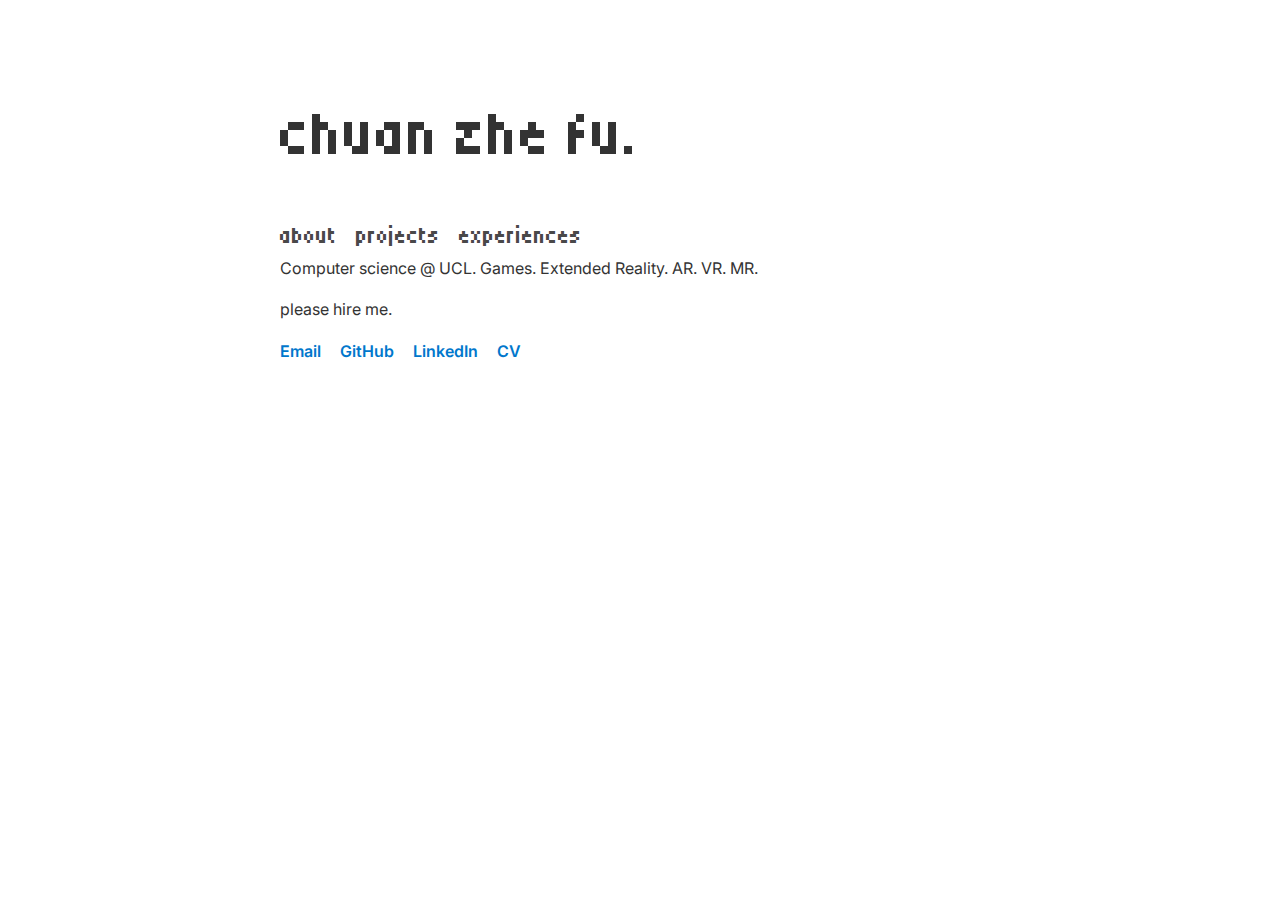
<file: index.html>
<!DOCTYPE html>
<html lang="en">
<link rel="icon" type="image/png" href="cutezhe.png">
<head>
  <meta charset="UTF-8" />
  <meta name="viewport" content="width=device-width, initial-scale=1" />
  <title>Chuan Zhe Fu Portfolio</title>

  <!-- Google Fonts: Tiny5 + Inter -->
  <link rel="preconnect" href="https://fonts.googleapis.com">
  <link rel="preconnect" href="https://fonts.gstatic.com" crossorigin>
  <link href="https://fonts.googleapis.com/css2?family=Inter:wght@400;600&family=Tiny5&display=swap" rel="stylesheet">

  <!-- External CSS -->
  <link rel="stylesheet" href="style.css" />
</head>
<body>
  <div class="container">
    <h1>chuan zhe fu.</h1>
    <div class="nav">
      <a href="about.html">about</a>
      <a href="projects.html">projects</a>
      <a href="experiences.html">experiences</a>
    </div>

    <p>Computer science @ UCL. Games. Extended Reality. AR. VR. MR.</p>

    <p>please hire me.</p>

    <div class="links">
      <a href="mailto:fuchuanzhe03@gmail.com">Email</a>
      <a href="https://github.com/fuchuanzhe" target="_blank">GitHub</a>
      <a href="https://linkedin.com/in/chuanzhefu" target="_blank">LinkedIn</a>
      <a href="Fu-Chuan-Zhe-CV-v4.1-blurred.pdf" target="_blank">CV</a>
    </div>
  </div>
</body>
</html>
</file>
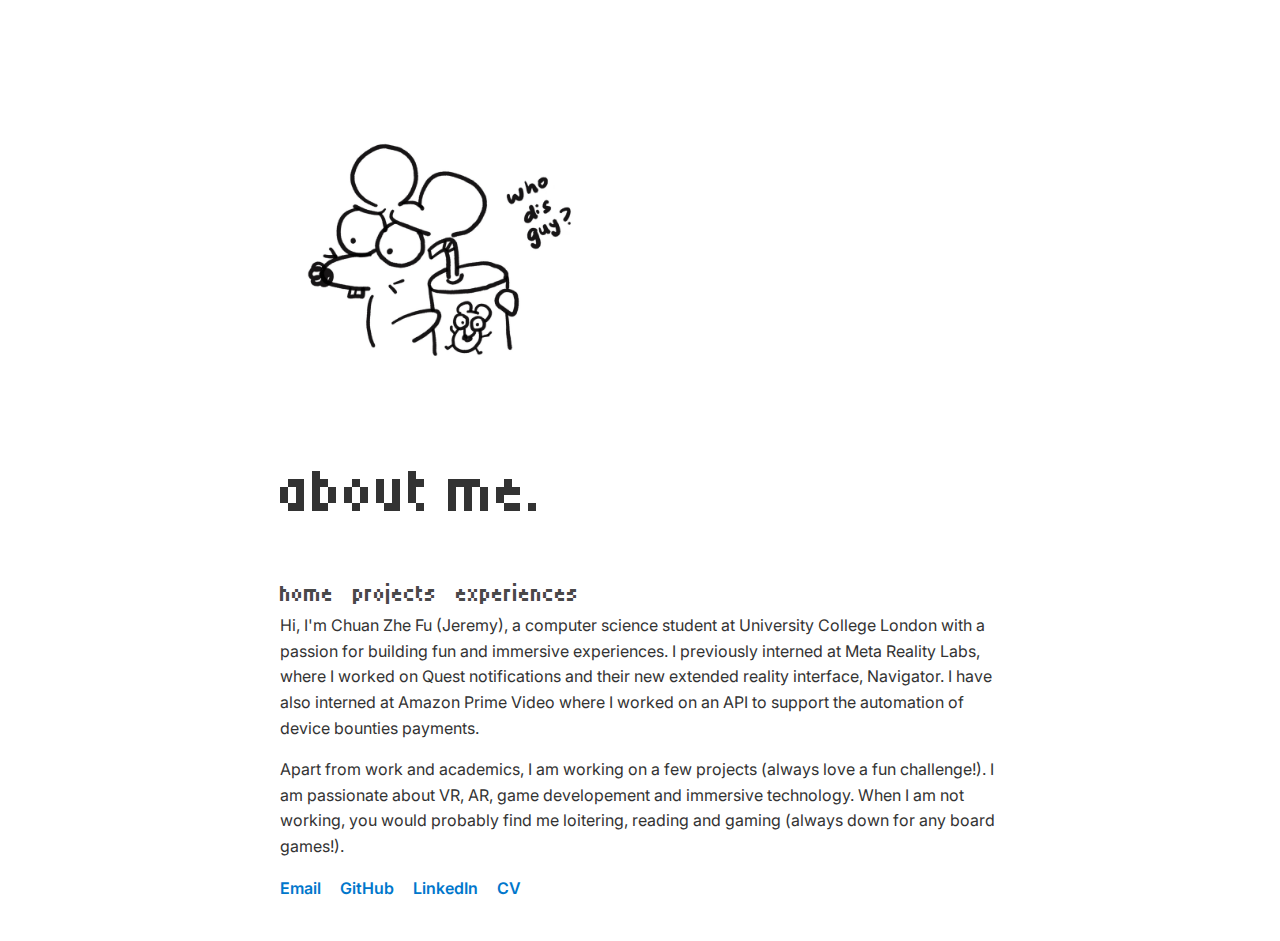
<file: about.html>
<!DOCTYPE html>
<html lang="en">
<link rel="icon" type="image/png" href="images/cutezhe.png">
<head>
  <meta charset="UTF-8" />
  <meta name="viewport" content="width=device-width, initial-scale=1" />
  <title>about — chuan zhe fu</title>

  <!-- Fonts & Styles -->
  <link href="https://fonts.googleapis.com/css2?family=Inter:wght@400;600&family=Tiny5&display=swap" rel="stylesheet">
  <link rel="stylesheet" href="style.css" />
</head>
<body>
  <div class="container">
    <img src="images/who_dis_guy.jpeg" alt="About page cartoon" width="350" height="350" class="top-image" />
    <h1>about me.</h1>

    <div class="nav">
      <a href="index.html">home</a>
      <a href="projects.html">projects</a>
      <a href="experiences.html">experiences</a>
    </div>

    <p>
      Hi, I'm Chuan Zhe Fu (Jeremy), a computer science student at University College London with a passion for building fun and immersive experiences. 
      I previously interned at Meta Reality Labs, where I worked on Quest notifications and their new extended reality interface, Navigator. 
      I have also interned at Amazon Prime Video where I worked on an API to support the automation of device bounties payments.
    </p>
    <p>
      Apart from work and academics, I am working on a few projects (always love a fun challenge!). 
      I am passionate about VR, AR, game developement and immersive technology. 
      When I am not working, you would probably find me loitering, reading and gaming (always down for any board games!).
    </p>

    <div class="links">
      <a href="mailto:fuchuanzhe03@gmail.com">Email</a>
      <a href="https://github.com/fuchuanzhe" target="_blank">GitHub</a>
      <a href="https://linkedin.com/in/chuanzhefu" target="_blank">LinkedIn</a>
      <a href="Fu-Chuan-Zhe-CV-v4.2-all-blur.pdf" target="_blank">CV</a>
    </div>
  </div>
</body>
</html>
</file>
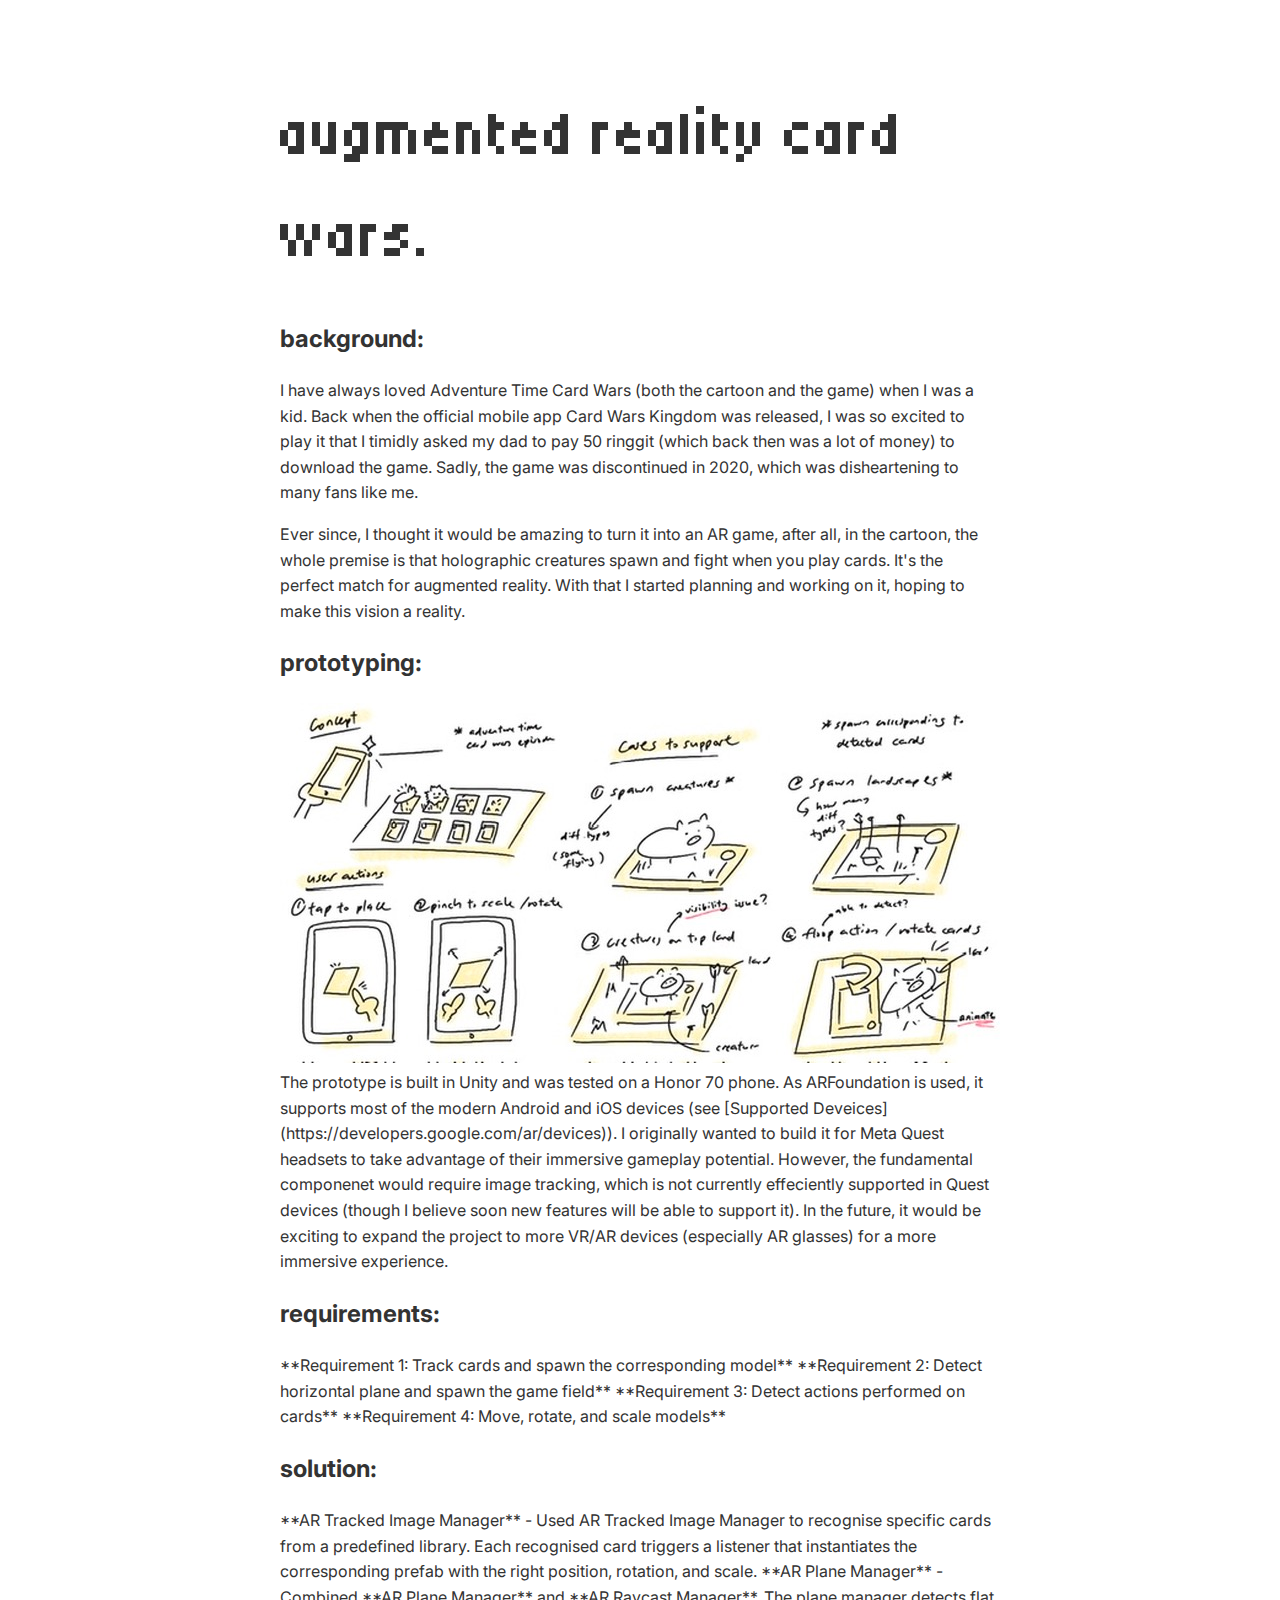
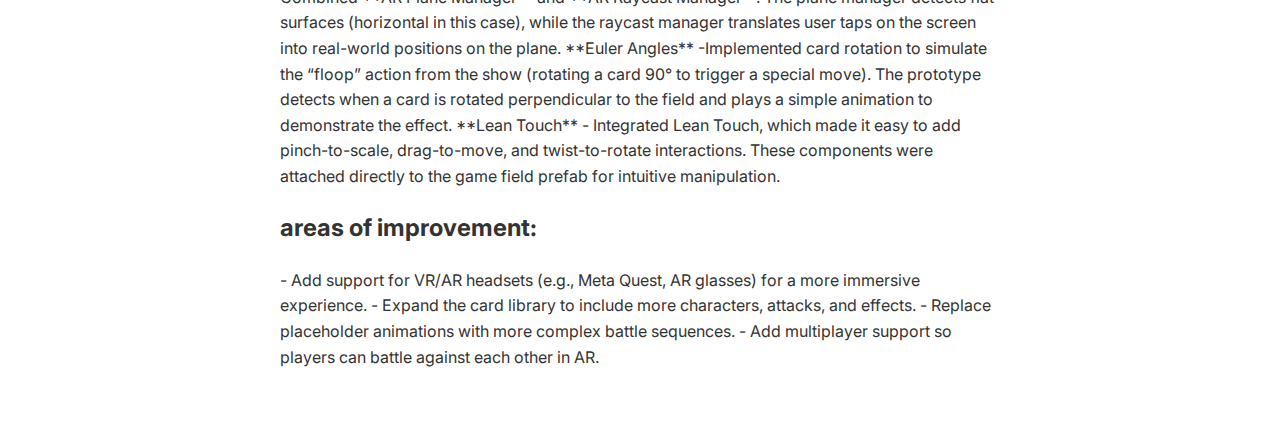
<file: ar_card_wars.html>
<!DOCTYPE html>
<html lang="en">
<link rel="icon" type="image/png" href="images/cutezhe.png">
<head>
  <meta charset="UTF-8" />
  <meta name="viewport" content="width=device-width, initial-scale=1" />
  <title>ar card wars</title>

  <!-- Fonts & Styles -->
  <link href="https://fonts.googleapis.com/css2?family=Inter:wght@400;600&family=Tiny5&display=swap" rel="stylesheet">
  <link rel="stylesheet" href="style.css" />
</head>
<body>
  <div class="container">
    <h1>augmented reality card wars.</h1>
    <h2>background:</h2>
    <p>
      I have always loved Adventure Time Card Wars (both the cartoon and the game) when I was a kid. 
      Back when the official mobile app Card Wars Kingdom was released, 
      I was so excited to play it that I timidly asked my dad to pay 50 ringgit (which back then was a lot of money) to download the game. 
      Sadly, the game was discontinued in 2020, which was disheartening to many fans like me.
    </p>

    <p>
      Ever since, I thought it would be amazing to turn it into an AR game, after all, in the cartoon, the whole premise is that holographic creatures spawn and fight when you play cards. 
      It's the perfect match for augmented reality. With that I started planning and working on it, hoping to make this vision a reality.  
    </p>

    <h2>prototyping:</h2>
    <img src="images/prototype.jpeg" alt="Initial prototype" style="max-width: 100%;" />
    <p>
      The prototype is built in Unity and was tested on a Honor 70 phone. 
      As ARFoundation is used, it supports most of the modern Android and iOS devices (see [Supported Deveices](https://developers.google.com/ar/devices)). 
      I originally wanted to build it for Meta Quest headsets to take advantage of their immersive gameplay potential. 
      However, the fundamental componenet would require image tracking, which is not currently effeciently supported in Quest devices (though I believe soon new features will be able to support it). 
      In the future, it would be exciting to expand the project to more VR/AR devices (especially AR glasses) for a more immersive experience.
    </p>

    <h2>requirements:</h2>
    <p>
    **Requirement 1: Track cards and spawn the corresponding model**  

    **Requirement 2: Detect horizontal plane and spawn the game field**  

    **Requirement 3: Detect actions performed on cards**  
    
    **Requirement 4: Move, rotate, and scale models**  

    </p>

    <h2>solution:</h2>
    <p>
      **AR Tracked Image Manager**
      - Used AR Tracked Image Manager to recognise specific cards from a predefined library. Each recognised card triggers a listener that instantiates the corresponding prefab with the right position, rotation, and scale.  

      **AR Plane Manager**
      - Combined **AR Plane Manager** and **AR Raycast Manager**. The plane manager detects flat surfaces (horizontal in this case), while the raycast manager translates user taps on the screen into real-world positions on the plane.  

      **Euler Angles**
      -Implemented card rotation to simulate the “floop” action from the show (rotating a card 90° to trigger a special move). The prototype detects when a card is rotated perpendicular to the field and plays a simple animation to demonstrate the effect.  
      
      **Lean Touch**
      - Integrated Lean Touch, which made it easy to add pinch-to-scale, drag-to-move, and twist-to-rotate interactions. These components were attached directly to the game field prefab for intuitive manipulation.  
    </p>

    <h2>areas of improvement:</h2>
    <p>
      - Add support for VR/AR headsets (e.g., Meta Quest, AR glasses) for a more immersive experience.  
      - Expand the card library to include more characters, attacks, and effects.  
      - Replace placeholder animations with more complex battle sequences.  
      - Add multiplayer support so players can battle against each other in AR.  
    </p>

  </div>
</body>
</html>
</file>
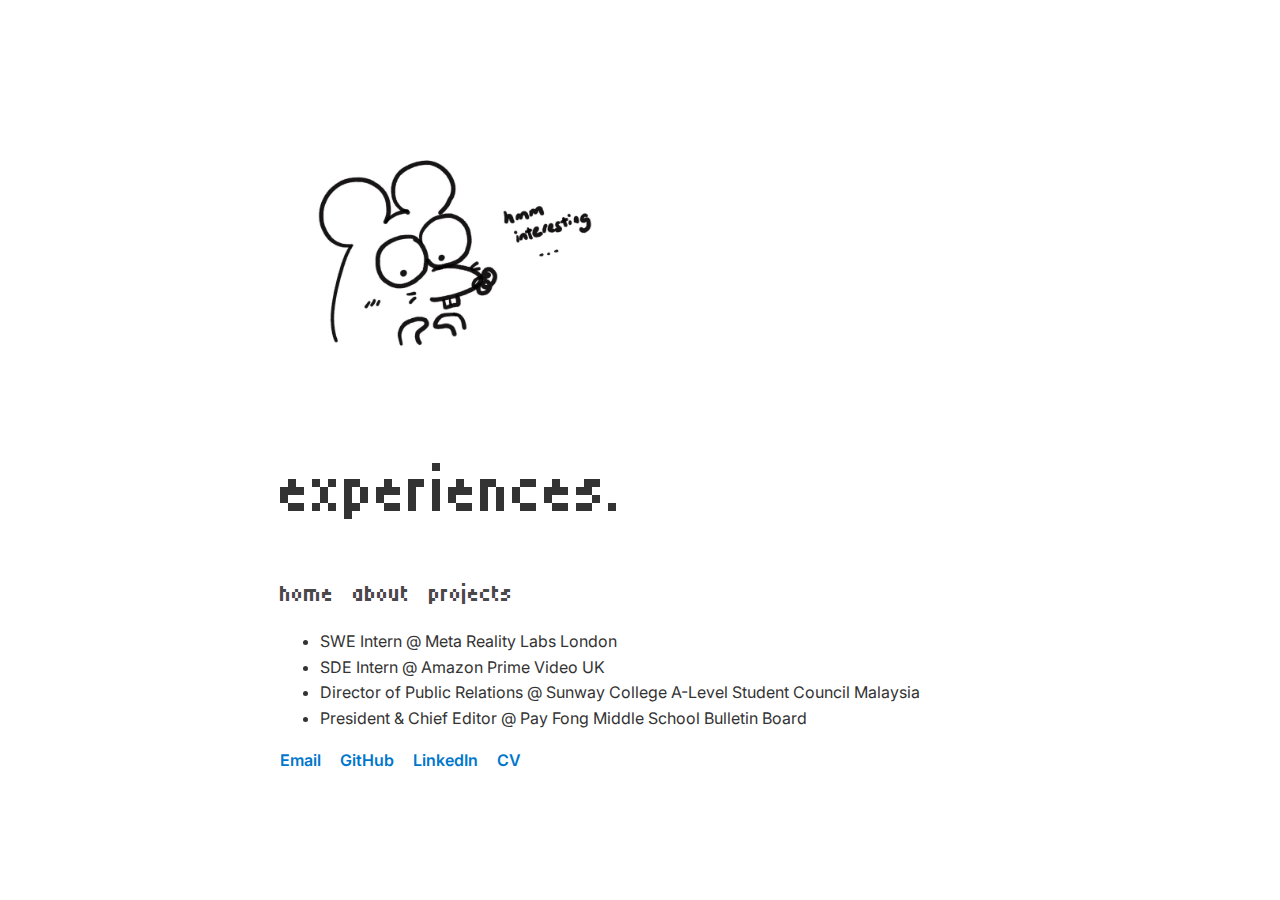
<file: experiences.html>
<!DOCTYPE html>
<html lang="en">
<link rel="icon" type="image/png" href="images/cutezhe.png">
<head>
  <meta charset="UTF-8" />
  <meta name="viewport" content="width=device-width, initial-scale=1" />
  <title>experiences — chuan zhe fu</title>

  <!-- Fonts & Styles -->
  <link href="https://fonts.googleapis.com/css2?family=Inter:wght@400;600&family=Tiny5&display=swap" rel="stylesheet">
  <link rel="stylesheet" href="style.css" />
</head>
<body>
  <div class="container">
    <img src="images/hmm_interesting.jpeg" alt="Project page cartoon" width="350" height="350" class="top-image"/>
    <h1>experiences.</h1>

    <div class="nav">
      <a href="index.html">home</a>
      <a href="about.html">about</a>
      <a href="projects.html">projects</a>
    </div>

    <ul>
      <li>SWE Intern @ Meta Reality Labs London</li>
      <li>SDE Intern @ Amazon Prime Video UK</li>
      <li>Director of Public Relations @ Sunway College A-Level Student Council Malaysia</li>
      <li>President & Chief Editor @ Pay Fong Middle School Bulletin Board</li>
    </ul>

    <div class="links">
      <a href="mailto:fuchuanzhe03@gmail.com">Email</a>
      <a href="https://github.com/fuchuanzhe" target="_blank">GitHub</a>
      <a href="https://linkedin.com/in/chuanzhefu" target="_blank">LinkedIn</a>
      <a href="Fu-Chuan-Zhe-CV-v4.2-all-blur.pdf" target="_blank">CV</a>
    </div>
  </div>
</body>
</html>
</file>
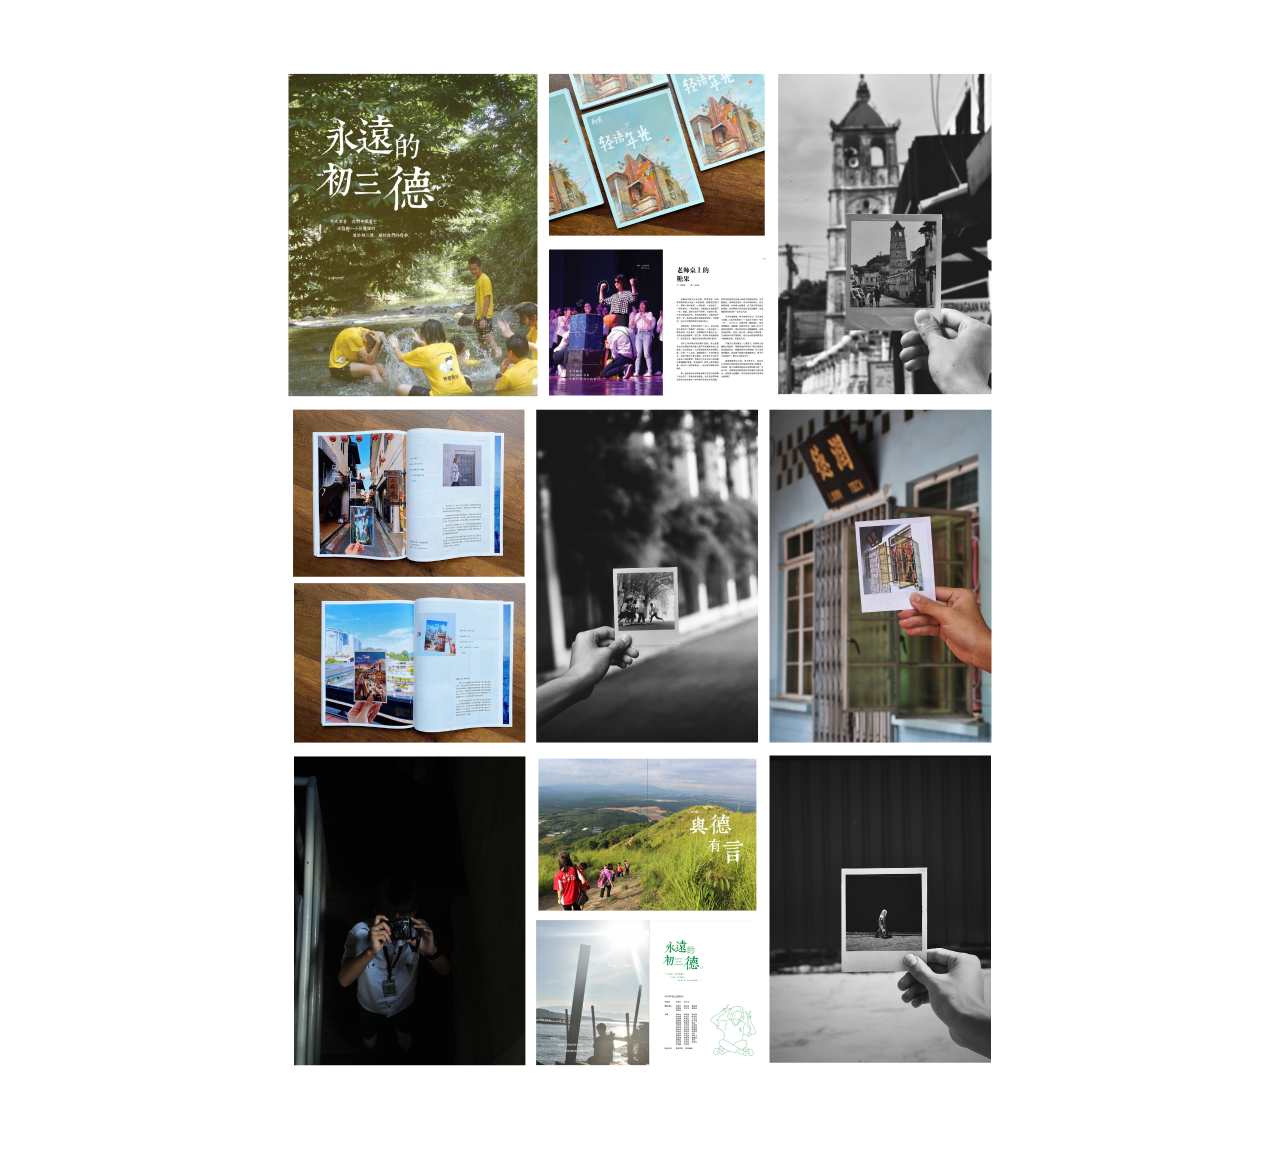
<file: magazine_pic.html>
<!DOCTYPE html>
<html lang="en">
<link rel="icon" type="image/png" href="/images/cutezhe.png">
<head>
  <meta charset="UTF-8" />
  <meta name="viewport" content="width=device-width, initial-scale=1" />
  <title>projects — chuan zhe fu</title>

  <!-- Fonts & Styles -->
  <link href="https://fonts.googleapis.com/css2?family=Inter:wght@400;600&family=Tiny5&display=swap" rel="stylesheet">
  <link rel="stylesheet" href="style.css" />
</head>
<body>
  <div class="container">
    <img src="/images/publications.png" alt="Magazine publication pictures" style="max-width: 100%;" />
  </div>
</body>
</html>
</file>
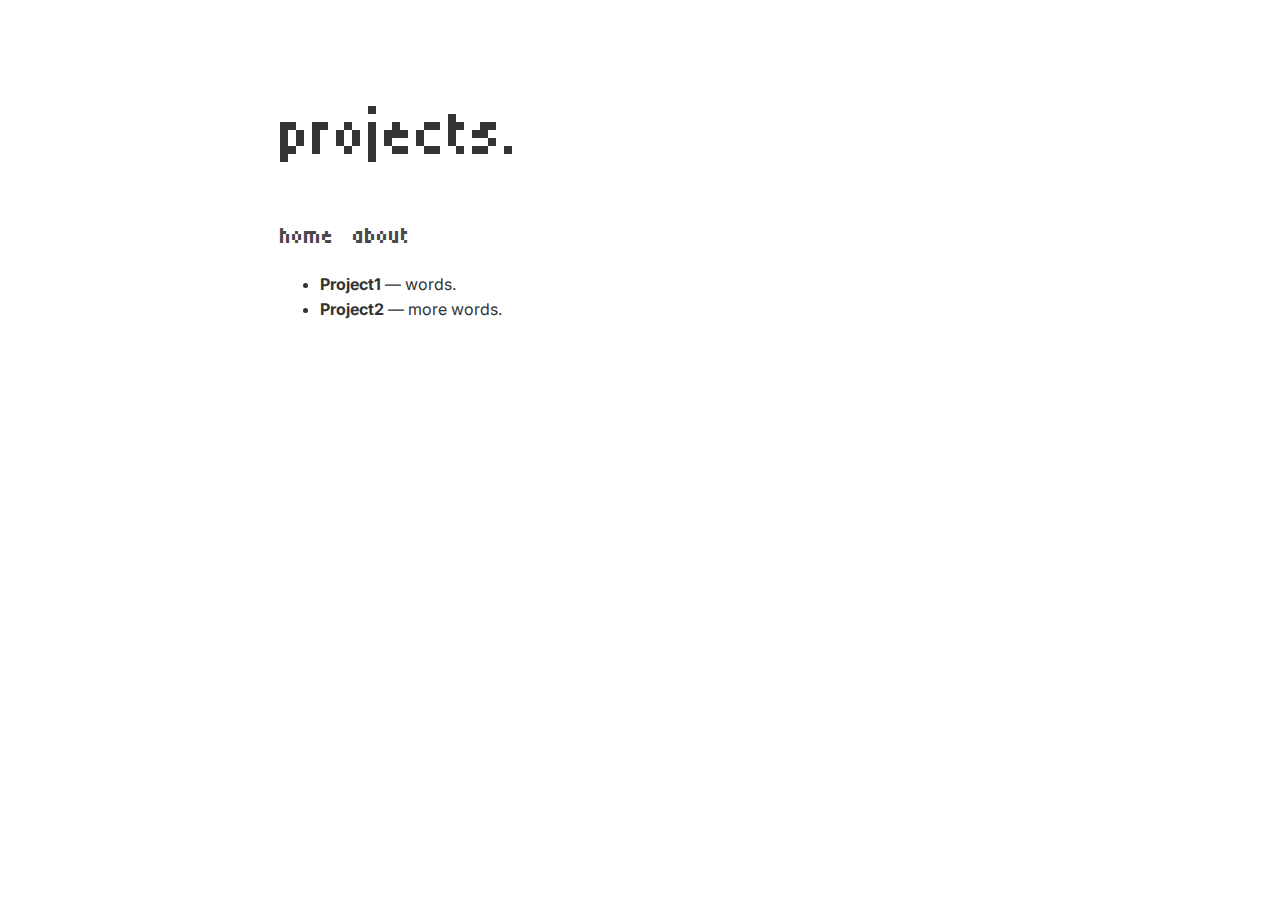
<file: projects.html>
<!DOCTYPE html>
<html lang="en">
<head>
  <meta charset="UTF-8" />
  <meta name="viewport" content="width=device-width, initial-scale=1" />
  <title>projects — chuan zhe fu</title>

  <!-- Fonts & Styles -->
  <link href="https://fonts.googleapis.com/css2?family=Inter:wght@400;600&family=Tiny5&display=swap" rel="stylesheet">
  <link rel="stylesheet" href="style.css" />
</head>
<body>
  <div class="container">
    <h1>projects.</h1>

    <div class="nav">
      <a href="index.html">home</a>
      <a href="about.html">about</a>
    </div>

    <ul>
      <li><strong>Project1</strong> —  words.</li>
      <li><strong>Project2</strong> — more words.</li>
    </ul>
  </div>
</body>
</html>
</file>
<file: style.css>
body {
  margin: 0;
  font-family: 'Inter', sans-serif;
  background-color: white;
  color: #333;
  line-height: 1.6;
  padding: 40px 20px;
}

.container {
  max-width: 720px;
  margin: auto;
}

h1 {
  font-family: 'Tiny5', sans-serif;
  font-size: 4em;
  font-weight: normal;
  margin-bottom: 0.5em;
}

.nav {
  margin-top: 0.5em;
}

.nav a {
  font-family: 'Tiny5', sans-serif;
  font-size: 1.5em;
  margin-right: 15px;
  font-weight: normal;
  text-decoration: none;
  color: #494949;
}

.nav a:hover {
  text-decoration: underline;
}

p {
  margin-top: 0;
}

a {
  color: #0077cc;
  text-decoration: none;
}

a:hover {
  text-decoration: underline;
}

.links {
  margin-top: 1em;
}

.links a {
  margin-right: 15px;
  font-weight: 600;
}
</file>
